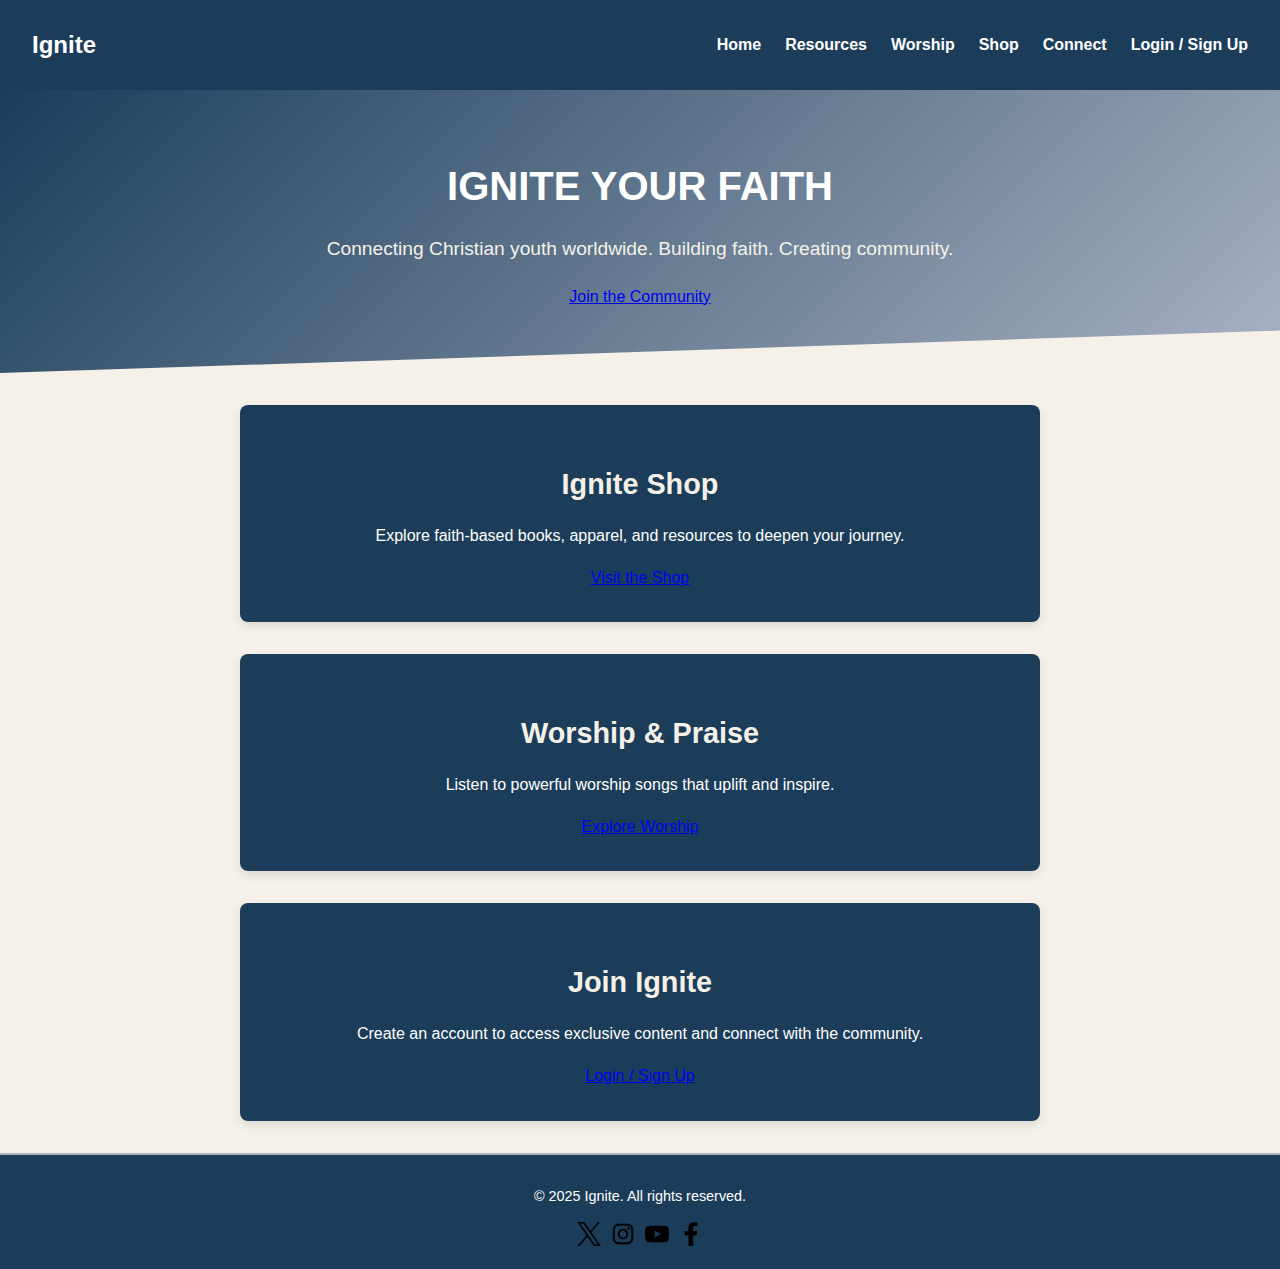
<file: index.html>
<!DOCTYPE html>
<html lang="en">
<head>
    <meta charset="UTF-8">
    <meta name="viewport" content="width=device-width, initial-scale=1.0">
    <title>Home | Ignite</title>
    <link rel="icon" href="assets/images/ignite-logo.png" type="image/png">
    <link rel="stylesheet" href="assets/css/style.css">
</head>
<body>
    <header>
        <nav class="navbar">
            <div class="logo">Ignite</div>
            <ul class="nav-links">
                <li><a href="index.html" class="active">Home</a></li>
                <li><a href="resources.html">Resources</a></li>
                <li><a href="worship.html">Worship</a></li>
                <li><a href="#">Shop</a></li>
                <li><a href="connect.html">Connect</a></li>
                <li><a href="#" class="btn">Login / Sign Up</a></li>
            </ul>
        </nav>
    </header>

    <main>
        <!-- Hero Section -->
        <section class="hero">
            <h1>Ignite Your Faith</h1>
            <p>Connecting Christian youth worldwide. Building faith. Creating community.</p>
            <a href="connect.html" class="btn">Join the Community</a>
        </section>

        <!-- Shop Section -->
        <section id="shop" class="content-section">
            <h2>Ignite Shop</h2>
            <p>Explore faith-based books, apparel, and resources to deepen your journey.</p>
            <a href="#" class="btn">Visit the Shop</a>
        </section>

        <!-- Worship Songs Section -->
        <section id="songs" class="content-section">
            <h2>Worship & Praise</h2>
            <p>Listen to powerful worship songs that uplift and inspire.</p>
            <a href="worship.html" class="btn">Explore Worship</a>
        </section>

        <!-- Login / Sign Up Section -->
        <section id="auth" class="content-section">
            <h2>Join Ignite</h2>
            <p>Create an account to access exclusive content and connect with the community.</p>
            <a href="#" class="btn">Login / Sign Up</a>
        </section>
    </main>

    <!-- Footer -->
    <footer>
        <p>&copy; 2025 Ignite. All rights reserved.</p>
        <div class="social-icons">
            <a href="https://x.com/Ignite24Org" target="_blank">
                <img src="assets/images/x.webp" alt="Twitter" class="social-icon">
            </a>
            <a href="https://www.instagram.com/ignitefaith2024" target="_blank">
                <img src="assets/images/insta.webp" alt="Instagram" class="social-icon">
            </a>
            <a href="https://www.youtube.com/@ignite-faith2024" target="_blank">
                <img src="assets/images/yt.webp" alt="YouTube" class="social-icon">
            </a>
            <a href="https://www.facebook.com/profile.php?id=61572502923892" target="_blank">
                <img src="assets/images/fb.webp" alt="Facebook" class="social-icon">
            </a>
        </div>
    </footer>

</body>
</html>
</file>
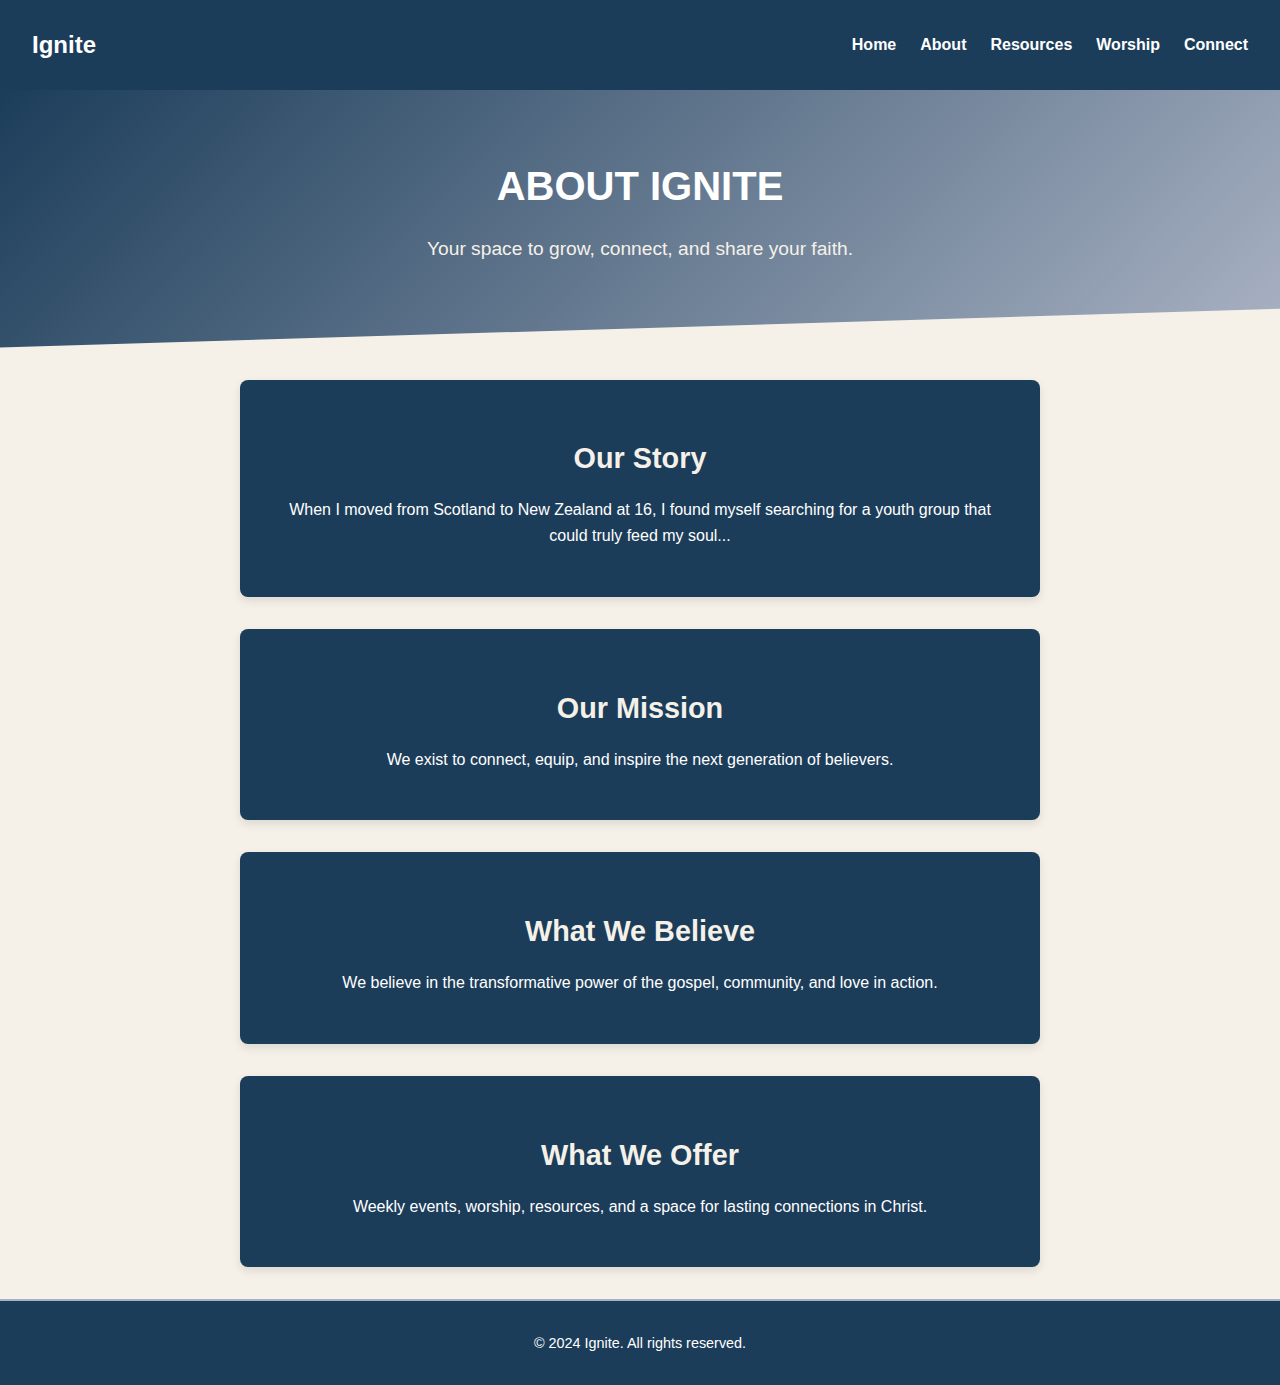
<file: about.html>
<!DOCTYPE html>
<html lang="en">
<head>
    <meta charset="UTF-8">
    <meta name="viewport" content="width=device-width, initial-scale=1.0">
    <title>About | Ignite</title>
    <link rel="icon" href="assets/images/ignite-logo.png" type="image/png">
    <link rel="stylesheet" href="assets/css/style.css">
</head>
<body>
    <header>
        <nav class="navbar">
            <div class="logo">Ignite</div>
            <ul class="nav-links">
                <li><a href="index.html">Home</a></li>
                <li><a href="about.html" class="active">About</a></li>
                <li><a href="resources.html">Resources</a></li>
                <li><a href="worship.html">Worship</a></li>
                <li><a href="connect.html">Connect</a></li>
            </ul>
        </nav>
    </header>

    <main>
        <section class="hero">
            <h1>About Ignite</h1>
            <p>Your space to grow, connect, and share your faith.</p>
        </section>
        <section id="about" class="content-section">
            <h2>Our Story</h2>
            <p>When I moved from Scotland to New Zealand at 16, I found myself searching for a youth group that could truly feed my soul...</p>
        </section>
        <section id="mission" class="content-section">
            <h2>Our Mission</h2>
            <p>We exist to connect, equip, and inspire the next generation of believers.</p>
        </section>
        <section id="beliefs" class="content-section">
            <h2>What We Believe</h2>
            <p>We believe in the transformative power of the gospel, community, and love in action.</p>
        </section>
        <section id="offerings" class="content-section">
            <h2>What We Offer</h2>
            <p>Weekly events, worship, resources, and a space for lasting connections in Christ.</p>
        </section>
    </main>

    <footer>
        <p>&copy; 2024 Ignite. All rights reserved.</p>
    </footer>
</body>
</html>
</file>
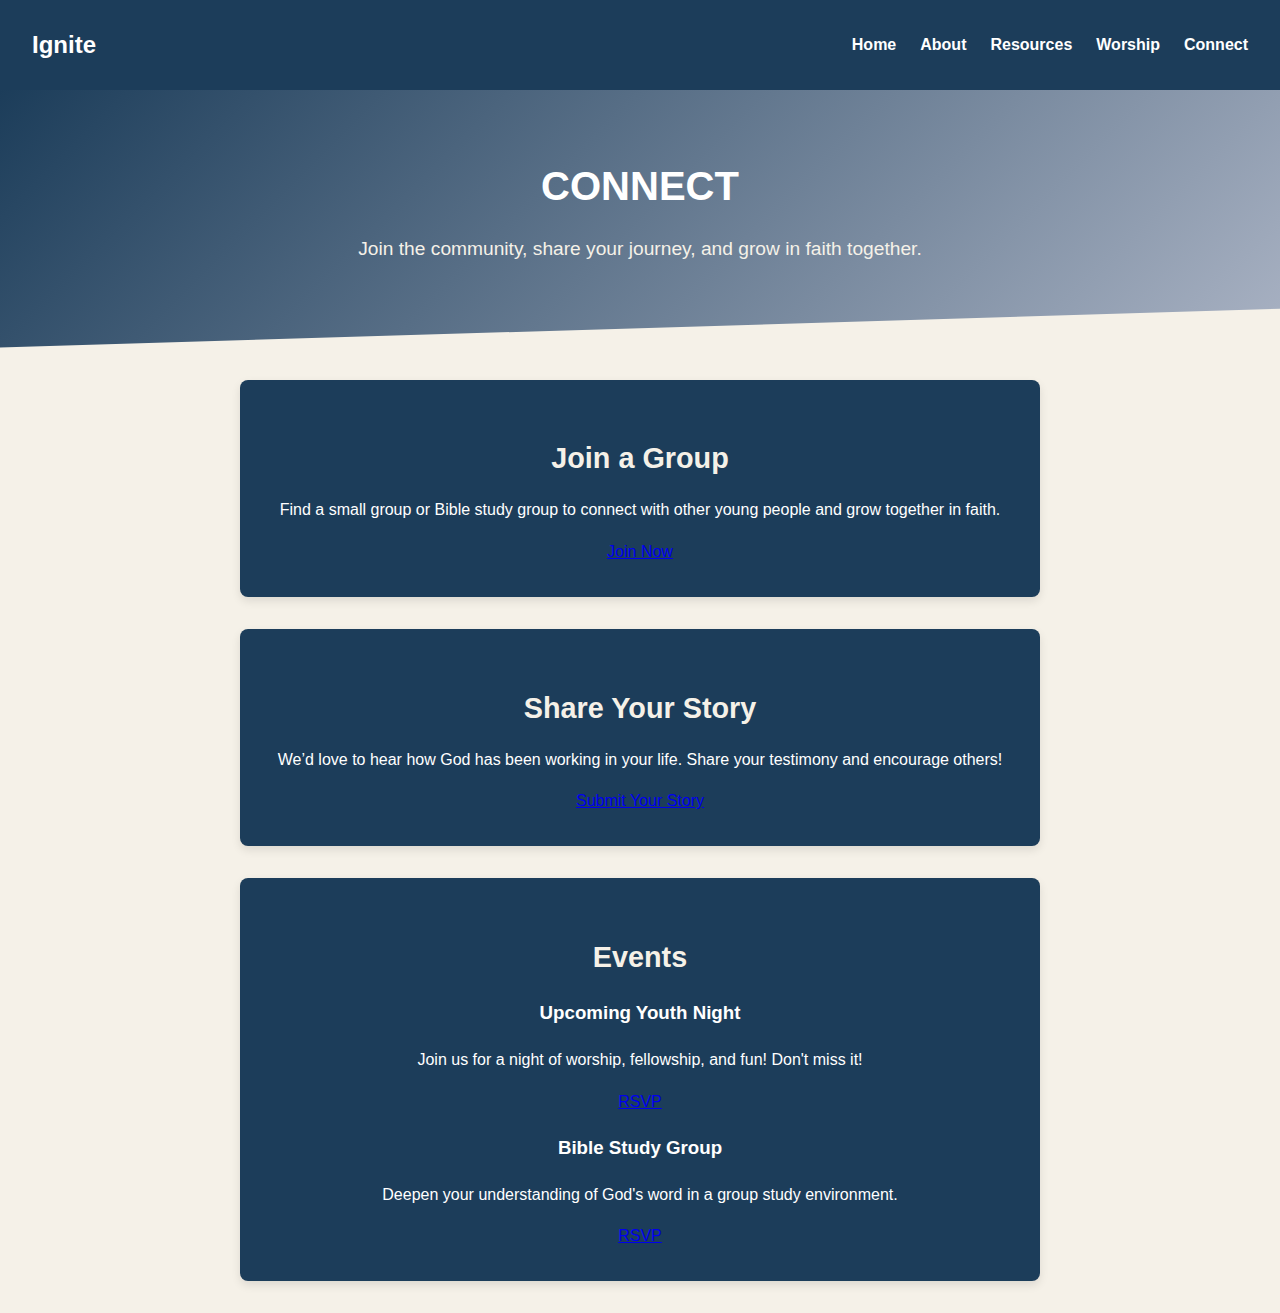
<file: connect.html>
<!DOCTYPE html>
<html lang="en">
<head>
  <meta charset="UTF-8">
  <meta name="viewport" content="width=device-width, initial-scale=1.0">
  <title>Connect | Ignite</title>
  <link rel="stylesheet" href="assets/css/style.css">
  <link rel="icon" href="assets/images/ignite-logo.png" type="image/png"> 
</head>
<body>


  <!-- Navbar -->
  <nav class="navbar">
    <div class="logo">Ignite</div>
    <ul class="nav-links">
      <li><a href="index.html">Home</a></li>
      <li><a href="about.html">About</a></li>
      <li><a href="resources.html">Resources</a></li>
      <li><a href="worship.html">Worship</a></li>
      <li><a href="connect.html" class="active">Connect</a></li>
    </ul>
  </nav>

  <!-- Hero Section -->
  <section class="hero">
    <h1>Connect</h1>
    <p>Join the community, share your journey, and grow in faith together.</p>
  </section>

  <!-- Content Section: Join a Group -->
  <div class="content-section">
    <h2>Join a Group</h2>
    <p>Find a small group or Bible study group to connect with other young people and grow together in faith.</p>
    <a href="#" class="button">Join Now</a>
  </div>

  <!-- Content Section: Share Your Story -->
  <div class="content-section">
    <h2>Share Your Story</h2>
    <p>We’d love to hear how God has been working in your life. Share your testimony and encourage others!</p>
    <a href="#" class="button">Submit Your Story</a>
  </div>

  <!-- Content Section: Events -->
  <div class="content-section">
    <h2>Events</h2>
    <div class="event">
      <h3>Upcoming Youth Night</h3>
      <p>Join us for a night of worship, fellowship, and fun! Don't miss it!</p>
      <a href="#" class="button">RSVP</a>
    </div>
    <div class="event">
      <h3>Bible Study Group</h3>
      <p>Deepen your understanding of God's word in a group study environment.</p>
      <a href="#" class="button">RSVP</a>
    </div
</file>
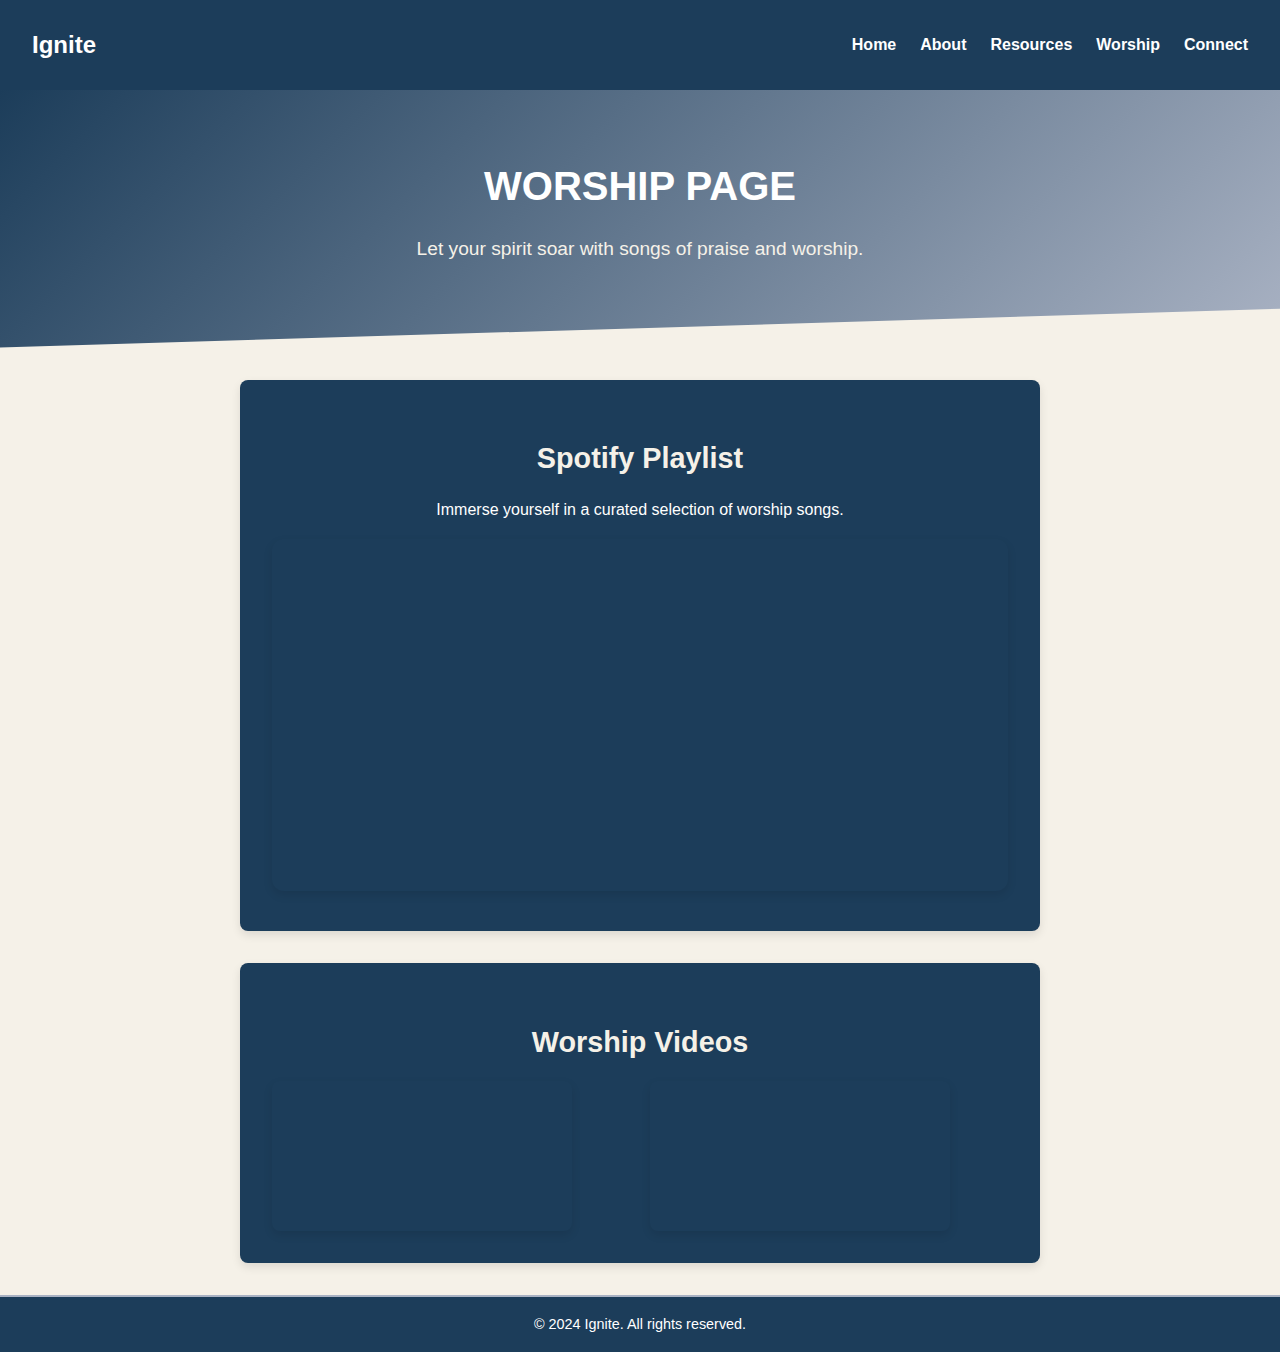
<file: worship.html>
<!DOCTYPE html>
<html lang="en">
<head>
  <meta charset="UTF-8">
  <meta name="viewport" content="width=device-width, initial-scale=1.0">
  <title>Worship | Ignite</title>
  <link rel="icon" href="assets/images/ignite-logo.png" type="image/png"> 
</head>
  <link rel="stylesheet" href="assets/css/style-worship.css">
  
</head>
<body>
  <!-- Navbar -->
  <header class="navbar">
    <div class="logo">Ignite</div>
    <ul class="nav-links">
      <li><a href="index.html">Home</a></li>
      <li><a href="about.html">About</a></li>
      <li><a href="resources.html">Resources</a></li>
      <li><a href="worship.html" class="active">Worship</a></li>
      <li><a href="connect.html">Connect</a></li>
    </ul>
  </header>

  <!-- Hero Section -->
  <section class="hero">
    <h1>Worship Page</h1>
    <p>Let your spirit soar with songs of praise and worship.</p>
  </section>

  <!-- Worship Content Section -->
  <section class="content-section">
    <h2>Spotify Playlist</h2>
    <p>Immerse yourself in a curated selection of worship songs.</p>

    <iframe style="border-radius:12px" src="https://open.spotify.com/embed/playlist/0g8M0W1dWFnKn6Zx6zZESS?utm_source=generator&theme=0" width="100%" height="352" frameBorder="0" allowfullscreen="" allow="autoplay; clipboard-write; encrypted-media; fullscreen; picture-in-picture" loading="lazy"></iframe>
    
  </section>

  <section class="content-section">
  <h2>Worship Videos</h2>
  <div class="video-grid">
    <iframe src="https://www.youtube.com/embed/xyz123" frameborder="0" allowfullscreen></iframe>
    <iframe src="https://www.youtube.com/embed/abc456" frameborder="0" allowfullscreen></iframe>
  </div>
</section>

  <!-- Footer -->
  <footer>
    &copy; 2024 Ignite. All rights reserved.
  </footer>
</body>
</html>
</file>
<file: assets/css/style.css>
/* assets/css/style.css */

/* Updated Root Variables */
:root {
    --primary-navy: #1C3D5A;
    --secondary-beige: #F5F1E8;
    --accent-gray: #A9B2C3;
    --text-white: #FFFFFF;
    --text-dark: #333;
    --font-heading: 'Nunito', sans-serif;
    --font-body: 'Roboto', sans-serif;
}

/* General Body Styles */
body {
    font-family: 'Madegra', sans-serif;
    background-color: var(--secondary-beige);
    color: var(--text-dark);
    line-height: 1.6;
    padding: 0;
    margin: 0;
    box-sizing: border-box; /* Ensure padding and borders don’t affect layout */
    overflow-x: hidden;
}
/* Navbar */
.navbar {
    display: flex;
    justify-content: space-between;
    align-items: center;
    padding: 1rem 2rem;
    background-color: var(--primary-navy);
    color: var(--text-white);
    box-shadow: 0 4px 6px rgba(0, 0, 0, 0.1);
    flex-wrap: wrap; /* Allow the content to wrap on small screens */
}

.navbar .logo {
    font-family: var(--font-heading);
    font-size: 1.5rem;
    font-weight: 700;
    flex: 1; /* Make logo flexible */
}

.navbar .nav-links {
    list-style: none;
    display: flex;
    gap: 1.5rem;
    flex-wrap: wrap; /* Allow links to wrap to the next line */
}

.navbar .nav-links a {
    text-decoration: none;
    color: var(--text-white);
    font-weight: 600;
    transition: color 0.3s;
}

.navbar .nav-links a:hover {
    color: var(--accent-gray);
}

.hero {
    text-align: center;
    padding: 4rem 2rem;
    background: linear-gradient(135deg, var(--primary-navy), var(--accent-gray));
    color: var(--text-white);
    clip-path: polygon(0 0, 100% 0, 100% 85%, 0% 100%);
    width: 100%; /* Ensure it takes full width */
    box-sizing: border-box; /* Prevent overflow */
}


.hero h1 {
    font-family: var(--font-heading);
    font-size: 2.5rem;
    text-transform: uppercase;
    margin: 0;
}

.hero p {
    margin-top: 1rem;
    font-size: 1.2rem;
    color: var(--secondary-beige);
}

.content-section {
    padding: 2rem;
    margin: 2rem auto;
    max-width: 800px;
    text-align: center;
    background-color: var(--primary-navy);
    color: var(--text-white);
    border-radius: 8px;
    box-shadow: 0 4px 10px rgba(0, 0, 0, 0.1);
    width: 90%; /* Allow the content to scale on small screens */
    box-sizing: border-box; /* Prevent overflow */
}

.content-section h2 {
    font-family: var(--font-heading);
    font-size: 1.8rem;
    margin-bottom: 1rem;
    color: var(--secondary-beige);
}

.content-section p {
    font-size: 1rem;
}

/* Footer */
footer {
    text-align: center;
    padding: 1rem;
    background-color: var(--primary-navy);
    color: var(--text-white);
    font-size: 0.9rem;
    border-top: 2px solid var(--accent-gray);
}

@media (max-width: 768px) {
    /* Navbar Adjustments */
    .navbar {
        flex-direction: column;
        align-items: flex-start;
    }

    .navbar .logo {
        font-size: 1.5rem;
        margin-bottom: 1rem;
    }

    .navbar .nav-links {
        display: flex;
        flex-direction: column;
        gap: 1rem;
    }

    /* Hero Section Adjustments */
    .hero h1 {
        font-size: 2rem;
    }

    .hero p {
        font-size: 1.2rem;
    }

    /* Content Section Adjustments */
    .content-section {
        padding: 1.5rem;
        width: 90%;
    }

    .content-section h2 {
        font-size: 1.5rem;
    }
}

.social-icons {
    display: flex;
    justify-content: center;
    gap: 10px;
    margin-top: 10px;
}

.social-icon {
    width: 24px;
    height: 24px;
    transition: transform 0.3s ease;
}

.social-icon:hover {
    transform: scale(1.2);
}
</file>
<file: assets/css/style-worship.css>
/* Spotify Embed Styling */
.content-section iframe {
    border-radius: 8px;
    box-shadow: 0 4px 10px rgba(0, 0, 0, 0.1);
    border: none; /* Remove default iframe border */
}

/* assets/css/style.css */

/* Updated Root Variables */
:root {
    --primary-navy: #1C3D5A;
    --secondary-beige: #F5F1E8;
    --accent-gray: #A9B2C3;
    --text-white: #FFFFFF;
    --text-dark: #333;
    --font-heading: 'Nunito', sans-serif;
    --font-body: 'Roboto', sans-serif;
}

/* General Body Styles */
body {
    font-family: 'Madegra', sans-serif;
    background-color: var(--secondary-beige);
    color: var(--text-dark);
    line-height: 1.6;
    padding: 0;
    margin: 0;
    box-sizing: border-box; /* Ensure padding and borders don’t affect layout */
    overflow-x: hidden;
}
/* Navbar */
.navbar {
    display: flex;
    justify-content: space-between;
    align-items: center;
    padding: 1rem 2rem;
    background-color: var(--primary-navy);
    color: var(--text-white);
    box-shadow: 0 4px 6px rgba(0, 0, 0, 0.1);
    flex-wrap: wrap; /* Allow the content to wrap on small screens */
}

.navbar .logo {
    font-family: var(--font-heading);
    font-size: 1.5rem;
    font-weight: 700;
    flex: 1; /* Make logo flexible */
}

.navbar .nav-links {
    list-style: none;
    display: flex;
    gap: 1.5rem;
    flex-wrap: wrap; /* Allow links to wrap to the next line */
}

.navbar .nav-links a {
    text-decoration: none;
    color: var(--text-white);
    font-weight: 600;
    transition: color 0.3s;
}

.navbar .nav-links a:hover {
    color: var(--accent-gray);
}

.hero {
    text-align: center;
    padding: 4rem 2rem;
    background: linear-gradient(135deg, var(--primary-navy), var(--accent-gray));
    color: var(--text-white);
    clip-path: polygon(0 0, 100% 0, 100% 85%, 0% 100%);
    width: 100%; /* Ensure it takes full width */
    box-sizing: border-box; /* Prevent overflow */
}

.hero h1 {
    font-family: var(--font-heading);
    font-size: 2.5rem;
    text-transform: uppercase;
    margin: 0;
}

.hero p {
    margin-top: 1rem;
    font-size: 1.2rem;
    color: var(--secondary-beige);
}

.content-section {
    padding: 2rem;
    margin: 2rem auto;
    max-width: 800px;
    text-align: center;
    background-color: var(--primary-navy);
    color: var(--text-white);
    border-radius: 8px;
    box-shadow: 0 4px 10px rgba(0, 0, 0, 0.1);
    width: 90%; /* Allow the content to scale on small screens */
    box-sizing: border-box; /* Prevent overflow */
}

.content-section h2 {
    font-family: var(--font-heading);
    font-size: 1.8rem;
    margin-bottom: 1rem;
    color: var(--secondary-beige);
}

.content-section p {
    font-size: 1rem;
}

/* Footer */
footer {
    text-align: center;
    padding: 1rem;
    background-color: var(--primary-navy);
    color: var(--text-white);
    font-size: 0.9rem;
    border-top: 2px solid var(--accent-gray);
}

@media (max-width: 768px) {
    /* Navbar Adjustments */
    .navbar {
        flex-direction: column;
        align-items: flex-start;
    }

    .navbar .logo {
        font-size: 1.5rem;
        margin-bottom: 1rem;
    }

    .navbar .nav-links {
        display: flex;
        flex-direction: column;
        gap: 1rem;
    }

    /* Hero Section Adjustments */
    .hero h1 {
        font-size: 2rem;
    }

    .hero p {
        font-size: 1.2rem;
    }

    /* Content Section Adjustments */
    .content-section {
        padding: 1.5rem;
        width: 90%;
    }

    .content-section h2 {
        font-size: 1.5rem;
    }
}

.video-grid {
  display: grid;
  grid-template-columns: repeat(auto-fit, minmax(300px, 1fr));
  gap: 20px;
}

iframe {
  border-radius: 8px;
  box-shadow: 0 4px 10px rgba(0, 0, 0, 0.1);
}
</file>
